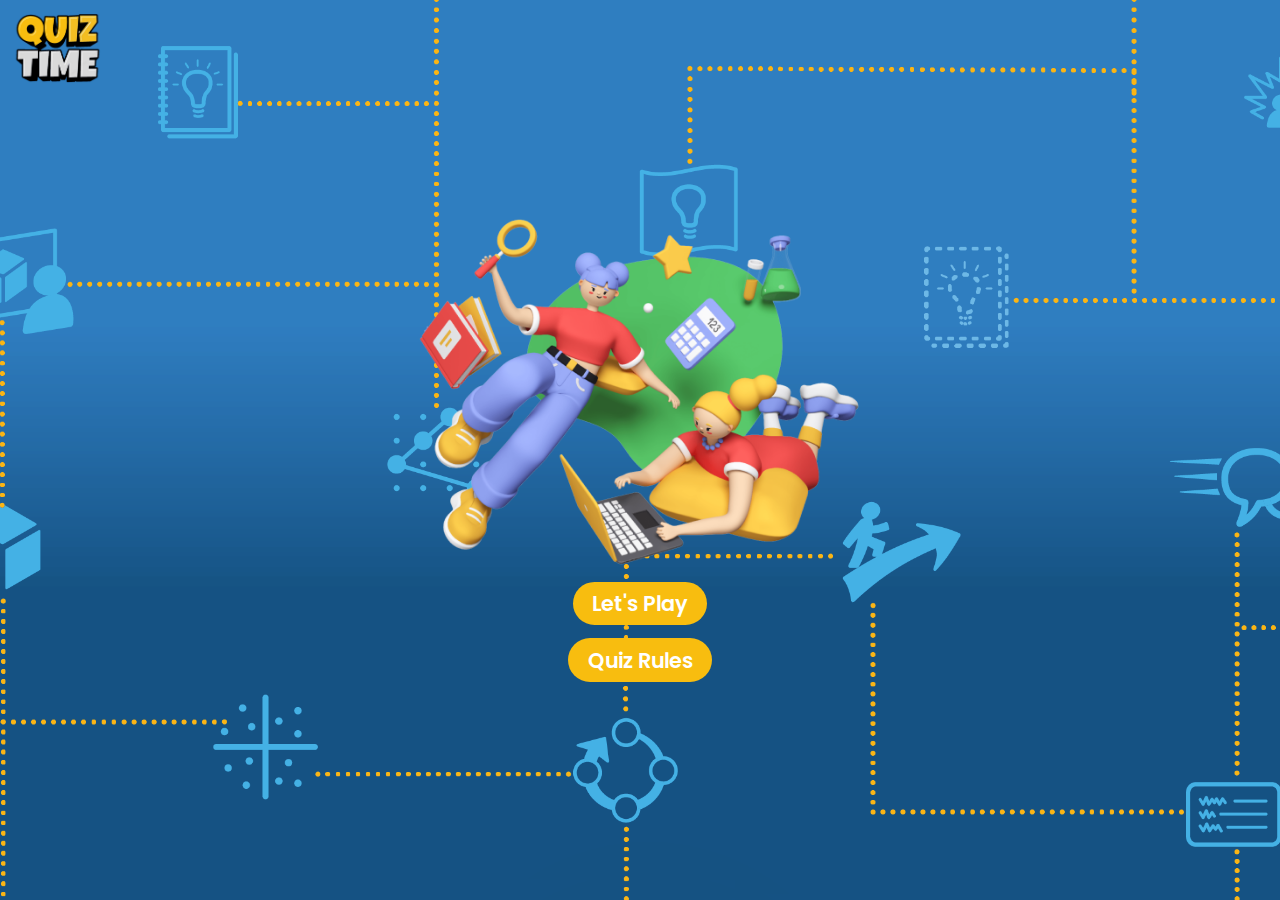
<file: index.html>
<!DOCTYPE html>
<html lang="en">
<head>
    <meta charset="UTF-8">
    <meta name="viewport" content="width=device-width, initial-scale=1.0">
    <title>Quiz Game</title>
    <link rel="stylesheet" href="style.css">
</head>
<body>
    <header>
        <a href="#"><img src="./quiz_image/logo.png" alt="logo" class="logo"></a>
    </header>

    <section class="home__container">  
        <img src="./quiz_image/img-home.png" alt="photo">
        <a href="quiz.html">Let's Play</a>
        <a href="rules.html">Quiz Rules</a>
    </section>

</body>
</html>
</file>
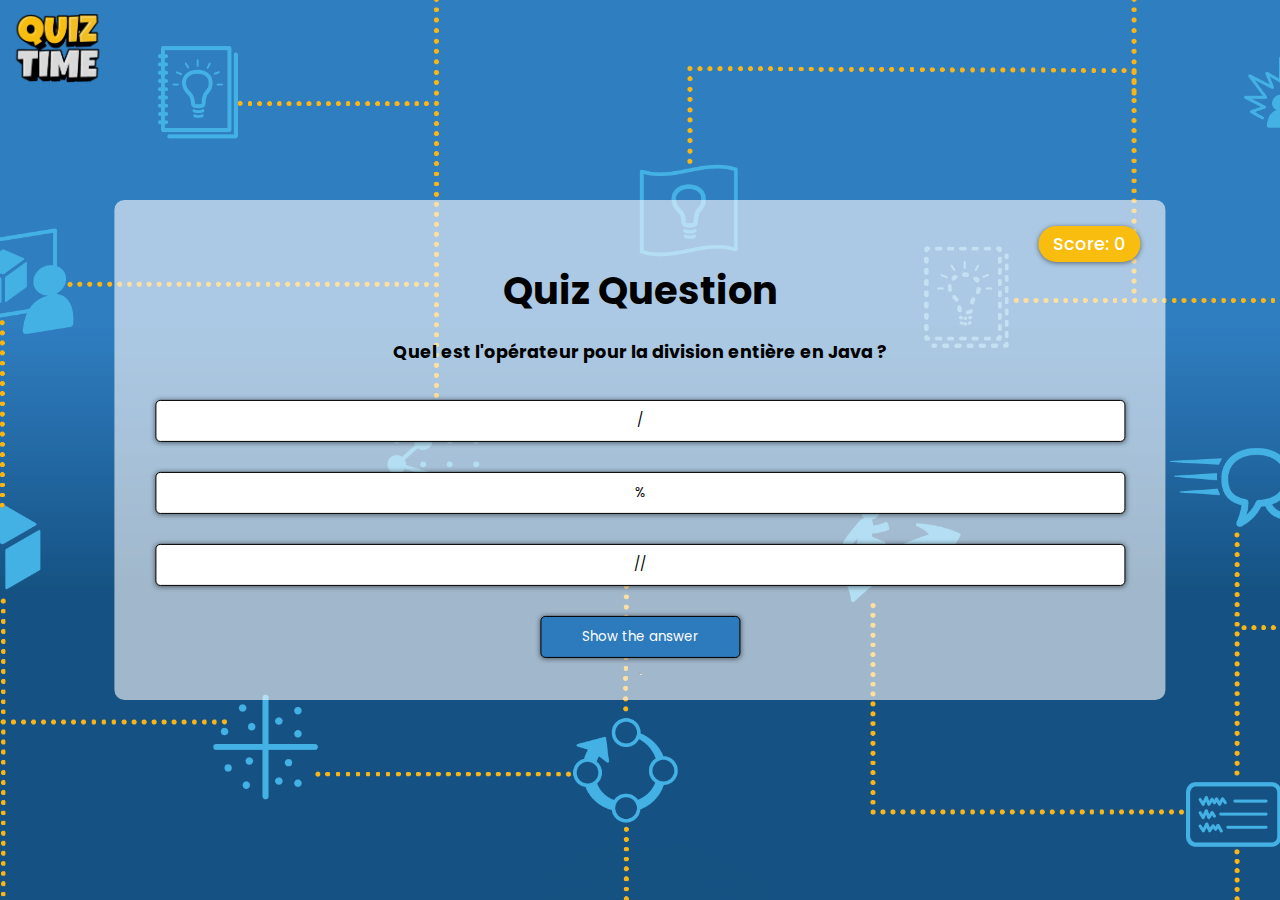
<file: quiz.html>
<!DOCTYPE html>
<html lang="en">
<head>
    <meta charset="UTF-8">
    <meta name="viewport" content="width=device-width, initial-scale=1.0">
    <title>Quiz Game</title>
    <link rel="stylesheet" href="style.css">
</head>
<body>
    <header>
        <a href="index.html"><img src="./quiz_image/logo.png" alt="logo" class="logo"></a>
    </header>

    <section class="quiz-container">
        <div id="scores">
            Score: <span id="score">0</span>
        </div>
        <h1 id="h1">Quiz Question</h1>
            <h2 id="question"></h2>
            <div id="options"></div>
        <button class="button__style" id="submit-answer-btn">Show the answer</button>
        <button class="button__style" id="next-question-btn" style="display: none;">Next</button>
        <button class="button__style" id="replay-btn" style="display: none;">Replay</button>
        <hr>
    </section>

    <script src="script.js"></script>
</body>
</html>
</file>
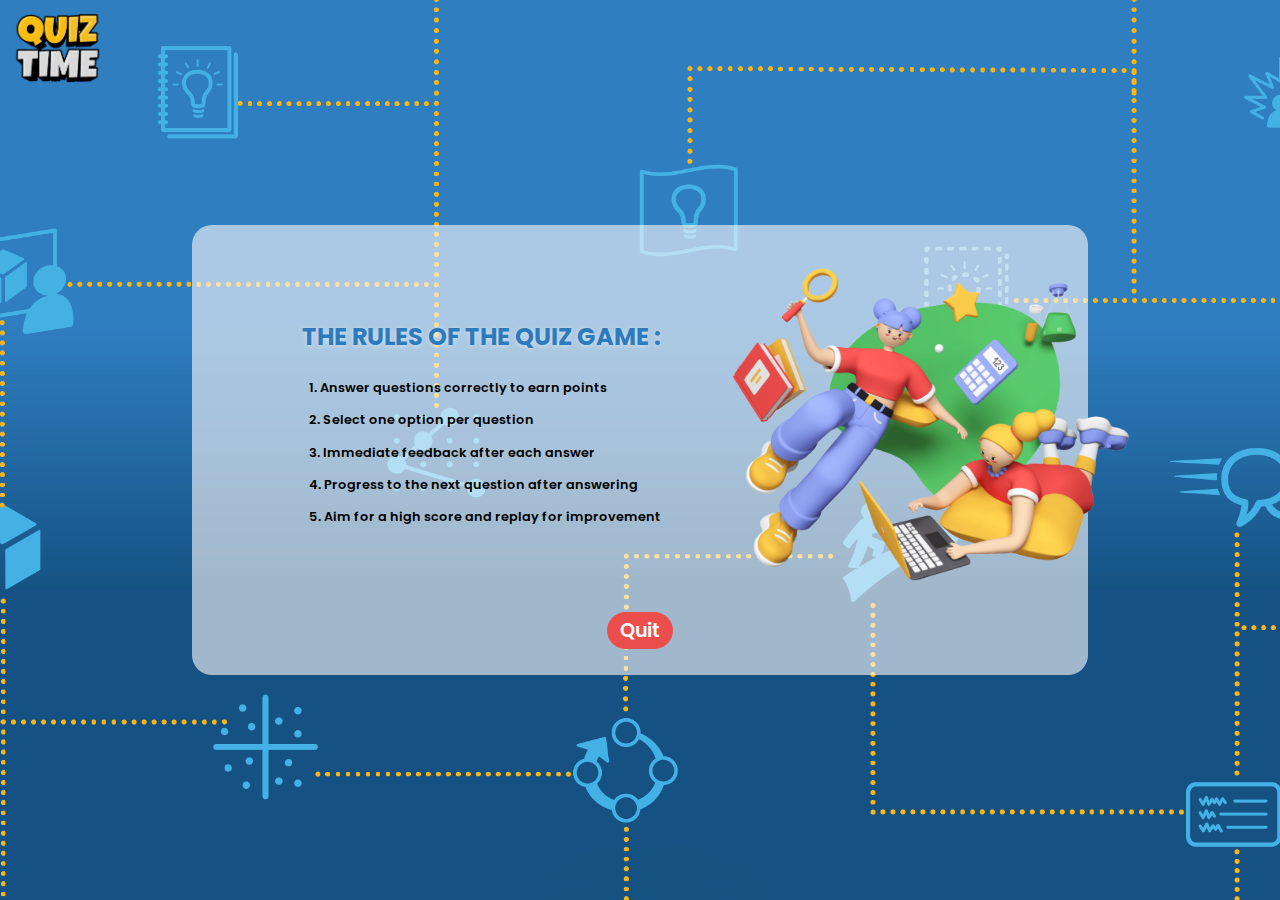
<file: rules.html>
<!DOCTYPE html>
<html lang="en">

<head>
    <meta charset="UTF-8">
    <meta name="viewport" content="width=device-width, initial-scale=1.0">
    <title>Quiz Game</title>
    <link rel="stylesheet" href="style.css">
</head>

<body>
    <header>
        <a href="index.html"><img src="./quiz_image/logo.png" alt="logo" class="logo"></a>
    </header>

    <section class="rules__container">
        <div class="centenu__container">
            <div class="rule__line">
                <h2>THE RULES OF THE QUIZ GAME :</h2>
                <ul>
                    <li>1. Answer questions correctly to earn points</li>
                    <li>2. Select one option per question</li>
                    <li>3. Immediate feedback after each answer</li>
                    <li>4. Progress to the next question after answering</li>
                    <li>5. Aim for a high score and replay for improvement</li>
                </ul>
            </div>
            <img src="./quiz_image/img-home.png" alt="photo">
        </div>
        <a href="index.html" class="quite">Quit</a>
    </section>
    
</body>

</html>
</file>
<file: style.css>
@import url('https://fonts.googleapis.com/css2?family=Poppins:ital,wght@0,100;0,200;0,300;0,400;0,500;0,600;0,700;0,800;0,900;1,100;1,200;1,300;1,400;1,500;1,600;1,700;1,800;1,900&display=swap');

* {
    margin: 0;
    padding: 0;
    box-sizing: border-box;
    text-decoration: none;
    list-style: none;
    font-family: 'Poppins', sans-serif;
}

body {
    width: 100%;
    height: 100vh;
    background-image: url(./quiz_image/quiz-background.webp);
    background-position: center;
    background-size: cover;
    background-repeat: no-repeat;
}

/* HOME PAGE */

.logo {
    width: 9%;
    padding: 1%;
}

.home__container {
    display: flex;
    flex-direction: column;
    align-items: center;
    position: absolute;
    top: 50%;
    left: 50%;
    transform: translate(-50%, -50%);
    width: 100%;
}

.home__container img {
    width: 35%;
}

.home__container a {
    font-size: 1.3rem;
    color: white;
    font-weight: 600;
    padding: .5% 1.5%;
    min-width: 10%;
    text-align: center;
    background-color: #F8BD0F;
    border-radius: 200px;
    margin-top: 1%;
}

.home__container a:hover {
    color: #F8BD0F;
    background-color: white;
}

/* RULES PAGE */

.rules__container {
    display: flex;
    flex-direction: column;
    align-items: center;
    gap: 10px;
    border-radius: 20px;
    background-color: rgba(255, 252, 252, 0.6);
    position: absolute;
    top: 50%;
    left: 50%;
    transform: translate(-50%, -50%);
    padding: 2%;
    width: 70%;
}

.rules__container .centenu__container{
    display: flex;
    justify-content: space-around;
    align-items: center;
    gap: 10%;
    margin: 2% 10%;
}

.rules__container .centenu__container img {
    width: 60%;
}

.rules__container .centenu__container .rule__line {
    display: flex;
    flex-direction: column;
    text-align: start;
}

.rules__container .centenu__container .rule__line h2 {
    font-size: 1.5rem;
    color: #2D7ABC;
    text-shadow: 0 1px 5px rgba(255, 255, 255, 0.5);
    border-radius: 200px;
    font-weight: bolder;
    margin-bottom: 5%;
    width: max-content;
}

.rules__container .centenu__container .rule__line ul li {
    padding: 2%;
    color: black;
    font-size: .8rem;
    font-weight: 600;
    width: max-content;
}

.rules__container .centenu__container .rule__line ul li:hover {
    background-color: #F8BD0F;
    border-radius: 5px;
}

.rules__container .quite{
    font-size: 1.2rem;
    color: white;
    font-weight: 600;
    padding: .5% 1.5%;
    text-align: center;
    background-color: #ec4e4e;
    border-radius: 200px;
}

.rules__container .quite:hover{
    color: #ec4e4e;
    background-color: white;
}

/* QUIZE PAGE */

.quiz-container {
    font-size: 1.2rem;
    color: black;
    margin: 0 auto;
    padding: 2%;
    border-radius: 10px;
    display: flex;
    flex-direction: column;
    align-items: center;
    background-color: rgba(255, 252, 252, 0.6);
    position: absolute;
    top: 50%;
    left: 50%;
    transform: translate(-50%, -50%);
}

.quiz-container #scores {
    font-size: 1.1rem;
    color: white;
    font-weight: 500;
    padding: .5% 1.5%;
    background-color: #F8BD0F;
    box-shadow: 0 1px 5px rgba(0, 0, 0, 0.5);
    border-radius: 25px;
    align-self: flex-end;
}

.quiz-container #question {
    font-size: 1.1rem;
    margin: 2%;
    text-align: center;
}

.quiz-container #options {
    display: flex;
    flex-direction: column;
    min-width: 1000px;
}

.quiz-container button {
    padding: 10px 20px;
    background-color: white;
    box-shadow: 0 1px 5px rgba(0, 0, 0, .5);
    color: #000000;
    border: 0.01rem solid black;
    border-radius: 5px;
    cursor: pointer;
    margin: 1.5%;
    min-width: 200px;
}

.quiz-container button:hover {
    box-shadow: 0 3px 10px rgba(0, 0, 0, 3);
}

.quiz-container .button__style {
    color: white;
    background-color: #2D7ABC;
}

.quiz-container button.correct {
    color: white;
    background-color: #4CAF4F;
}

.quiz-container button.incorrect {
    color: white;
    background-color: #E53835;
}

@media screen and (max-width: 1024px) and (min-width: 480px) {
    .logo {
        width: 15%;
    }

    /* HOME PAGE */

    .home__container img {
        width: 80%;
        margin: 5%;
    }

    .home__container a {
        font-size: 2rem;
        padding: .5% 1.5%;
        margin-top: 5%;
        min-width: 22%;
    }

    /* RULES PAGE */

    .rules__container {
        gap: 10px;
        width: 80%;
    }

    .rules__container .centenu__container{
        display: flex;
        flex-direction: column-reverse;
    }
    
    .rules__container .centenu__container img {
        width: 70%;
        margin: 10%;
    }
    
    .rules__container .centenu__container .rule__line h2 {
        font-size: 2.3rem;
        font-weight: bolder;
    }
    
    .rules__container .centenu__container .rule__line ul li {
        font-size: 1.2rem;
        padding: 2%;
        font-weight: 500;
        width: max-content;
    }
    
    .rules__container .quite{
        font-size: 1.5rem;
        font-weight: 600;
        margin: 3%;
    }

    /* QUIZE PAGE */

    .quiz-container{
        font-size: 1.5rem;
    }

    .quiz-container h2 {
        font-size: 1rem;
    }

    .quiz-container #scores {
        font-size: 1rem;
        font-weight: 500;
        padding: .5% 1.5%;
    }

    .quiz-container #question {
        margin: 2%;
    }

    .quiz-container #options {
        font-size: .9rem;
        min-width: 800px;
    }

    .quiz-container button {
        font-size: 1.1rem;
        padding: 10px 20px;
        min-width: 200px;
    }
}

@media screen and (max-width: 480px) {
    .logo {
        width: 20%;
    }

    /* HOME PAGE */

    .home__container img {
        width: 80%;
    }

    .home__container a {
        font-size: 1rem;
        font-weight: 00;
        padding: 1% 3%;
        margin-top: 5%;
    }

    /* RULES PAGE */

    .rules__container {
        gap: 5px;
        width: 90%;
        padding: 2%;
    }

    .rules__container .centenu__container{
        display: flex;
        flex-direction: column-reverse;
    }
    
    .rules__container .centenu__container img {
        width: 95%;
        margin: 10%;
    }

    .rules__container .centenu__container .rule__line h2 {
        font-size: 1.1rem;
        font-weight: bolder;
        margin-bottom: 3%;
    }
    
    .rules__container .centenu__container .rule__line ul li {
        padding: 2%;
        font-size: .7rem;
        font-weight: 500;
        width: max-content;
    }
    
    .rules__container .quite{
        margin: 5%;
        font-size: 1rem;
        font-weight: 600;
    }

    /* QUIZE PAGE */

    .quiz-container{
        font-size: 1rem;
    }

    .quiz-container #scores {
        font-size: .9rem;
        font-weight: 500;
        padding: .5% 1.5%;
    }

    .quiz-container #question {
        font-size: .8rem;
        margin: 2%;
    }

    .quiz-container #options {
        min-width: 340px;
    }

    .quiz-container button {
        font-size: .8rem;
        padding: 10px 20px;
        min-width:125px;
    }
}
</file>
